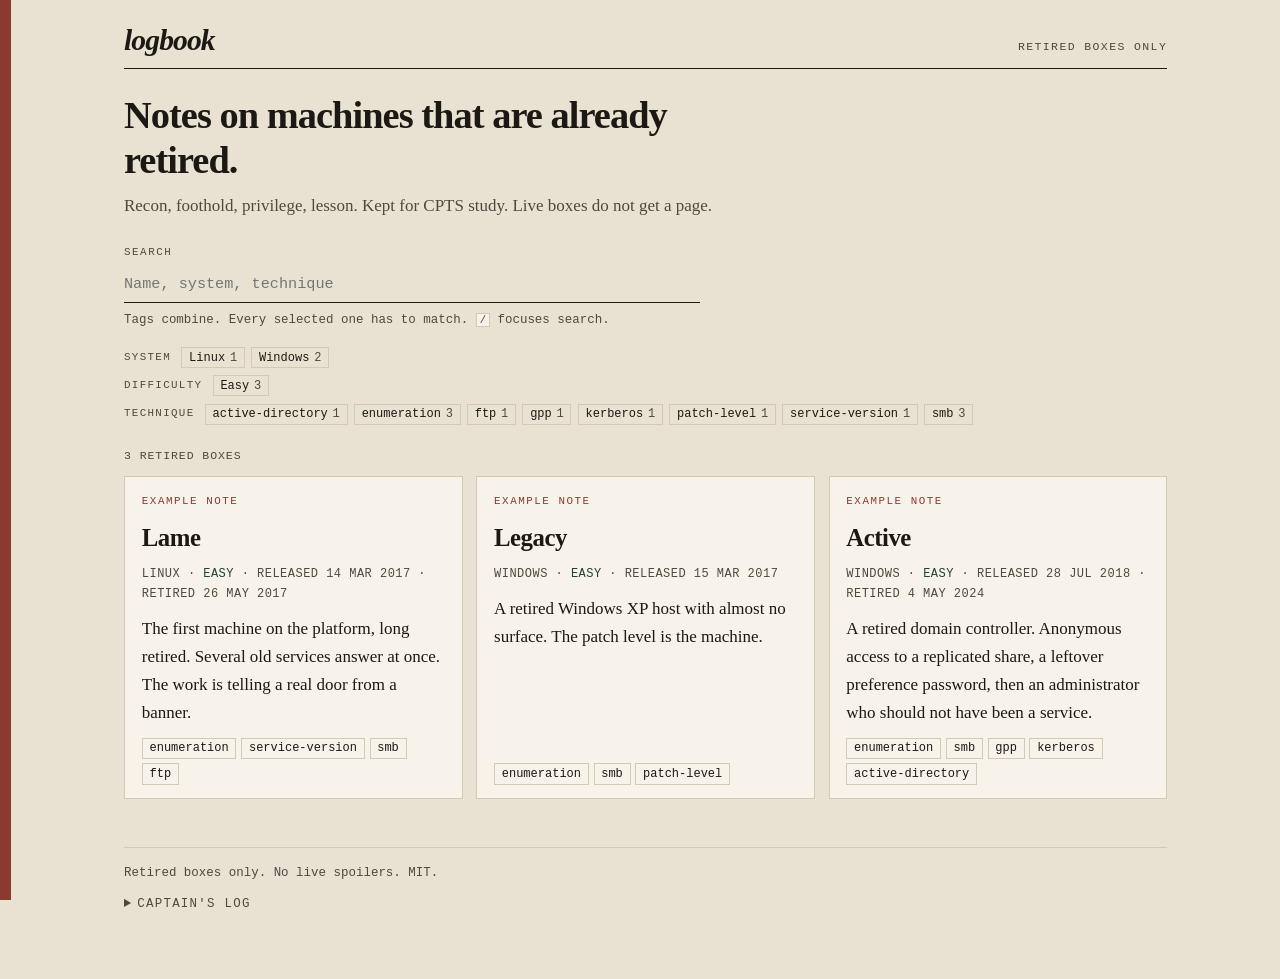
<file: site/index.html>
<!DOCTYPE html>
<html lang="en">
<head>
<meta charset="utf-8">
<meta name="viewport" content="width=device-width, initial-scale=1">
<title>logbook</title>
<meta name="description" content="Methodology notes for retired Hack The Box machines.">
<meta name="theme-color" content="#e9e2d2">
<link rel="icon" href="favicon.svg" type="image/svg+xml">
<link rel="stylesheet" href="assets/style.css">
</head>
<body>
<a class="skip" href="#content">Skip to content</a>
<div class="wrap">
<header class="mast">
  <p class="brand"><a href="index.html">logbook</a></p>
  <p class="brand-side">Retired boxes only</p>
</header>
<main id="content">
<div class="intro">
  <h1>Notes on machines that are already retired.</h1>
  <p>Recon, foothold, privilege, lesson. Kept for CPTS study. Live boxes do not get a page.</p>
</div>
<form class="search" role="search" action="index.html">
  <label for="q">Search</label>
  <input id="q" name="q" type="search" placeholder="Name, system, technique" autocomplete="off">
</form>
<p class="hint" id="search-hint">Tags combine. Every selected one has to match. <kbd>/</kbd> focuses search.</p>
<noscript><p class="noscript">Tag search needs JavaScript. The write-ups themselves are ordinary pages.</p></noscript>
<div class="filter-block"><div class="filter-row"><span class="filter-label">System</span><button type="button" class="chip" data-filter="linux" aria-pressed="false">Linux<span class="n">1</span></button><button type="button" class="chip" data-filter="windows" aria-pressed="false">Windows<span class="n">2</span></button></div><div class="filter-row"><span class="filter-label">Difficulty</span><button type="button" class="chip" data-filter="easy" aria-pressed="false">Easy<span class="n">3</span></button></div><div class="filter-row"><span class="filter-label">Technique</span><button type="button" class="chip" data-filter="active-directory" aria-pressed="false">active-directory<span class="n">1</span></button><button type="button" class="chip" data-filter="enumeration" aria-pressed="false">enumeration<span class="n">3</span></button><button type="button" class="chip" data-filter="ftp" aria-pressed="false">ftp<span class="n">1</span></button><button type="button" class="chip" data-filter="gpp" aria-pressed="false">gpp<span class="n">1</span></button><button type="button" class="chip" data-filter="kerberos" aria-pressed="false">kerberos<span class="n">1</span></button><button type="button" class="chip" data-filter="patch-level" aria-pressed="false">patch-level<span class="n">1</span></button><button type="button" class="chip" data-filter="service-version" aria-pressed="false">service-version<span class="n">1</span></button><button type="button" class="chip" data-filter="smb" aria-pressed="false">smb<span class="n">3</span></button></div></div>
<p class="count" id="count" aria-live="polite">3 retired boxes</p>
<ul class="cards">
<li class="card" data-tags="linux,easy,enumeration,service-version,smb,ftp" data-hay="lame linux easy the first machine on the platform, long retired. several old services answer at once. the work is telling a real door from a banner. enumeration service-version smb ftp example">
  <p class="card-kicker">Example note</p>
  <h2><a href="boxes/lame/">Lame</a></h2>
  <p class="meta"><span>Linux</span> <span aria-hidden="true">·</span> <span class="diff diff-easy">Easy</span> <span aria-hidden="true">·</span> <span>Released 14 Mar 2017</span> <span aria-hidden="true">·</span> <span>Retired 26 May 2017</span></p>
  <p class="summary">The first machine on the platform, long retired. Several old services answer at once. The work is telling a real door from a banner.</p>
  <div class="card-tags"><button type="button" class="chip" data-filter="enumeration" aria-pressed="false">enumeration</button><button type="button" class="chip" data-filter="service-version" aria-pressed="false">service-version</button><button type="button" class="chip" data-filter="smb" aria-pressed="false">smb</button><button type="button" class="chip" data-filter="ftp" aria-pressed="false">ftp</button></div>
</li>
<li class="card" data-tags="windows,easy,enumeration,smb,patch-level" data-hay="legacy windows easy a retired windows xp host with almost no surface. the patch level is the machine. enumeration smb patch-level example">
  <p class="card-kicker">Example note</p>
  <h2><a href="boxes/legacy/">Legacy</a></h2>
  <p class="meta"><span>Windows</span> <span aria-hidden="true">·</span> <span class="diff diff-easy">Easy</span> <span aria-hidden="true">·</span> <span>Released 15 Mar 2017</span></p>
  <p class="summary">A retired Windows XP host with almost no surface. The patch level is the machine.</p>
  <div class="card-tags"><button type="button" class="chip" data-filter="enumeration" aria-pressed="false">enumeration</button><button type="button" class="chip" data-filter="smb" aria-pressed="false">smb</button><button type="button" class="chip" data-filter="patch-level" aria-pressed="false">patch-level</button></div>
</li>
<li class="card" data-tags="windows,easy,enumeration,smb,gpp,kerberos,active-directory" data-hay="active windows easy a retired domain controller. anonymous access to a replicated share, a leftover preference password, then an administrator who should not have been a service. enumeration smb gpp kerberos active-directory example">
  <p class="card-kicker">Example note</p>
  <h2><a href="boxes/active/">Active</a></h2>
  <p class="meta"><span>Windows</span> <span aria-hidden="true">·</span> <span class="diff diff-easy">Easy</span> <span aria-hidden="true">·</span> <span>Released 28 Jul 2018</span> <span aria-hidden="true">·</span> <span>Retired 4 May 2024</span></p>
  <p class="summary">A retired domain controller. Anonymous access to a replicated share, a leftover preference password, then an administrator who should not have been a service.</p>
  <div class="card-tags"><button type="button" class="chip" data-filter="enumeration" aria-pressed="false">enumeration</button><button type="button" class="chip" data-filter="smb" aria-pressed="false">smb</button><button type="button" class="chip" data-filter="gpp" aria-pressed="false">gpp</button><button type="button" class="chip" data-filter="kerberos" aria-pressed="false">kerberos</button><button type="button" class="chip" data-filter="active-directory" aria-pressed="false">active-directory</button></div>
</li>
</ul>
<div id="empty" class="empty" hidden role="status">
  <p class="empty-title">Nothing under that heading.</p>
  <p>Either the tag is wrong, or you went looking for a live box. Those do not get a page.</p>
</div>
</main>
<footer class="site-foot">
  <p>Retired boxes only. No live spoilers. MIT.</p>
  <details class="captains-log">
    <summary>Captain's log</summary>
    <p>Stardate <time id="stardate">----.---</time>. Nothing on this shelf is still live. End of log.</p>
  </details>
</footer>
</div>
<script src="assets/site.js"></script>
</body>
</html>
</file>
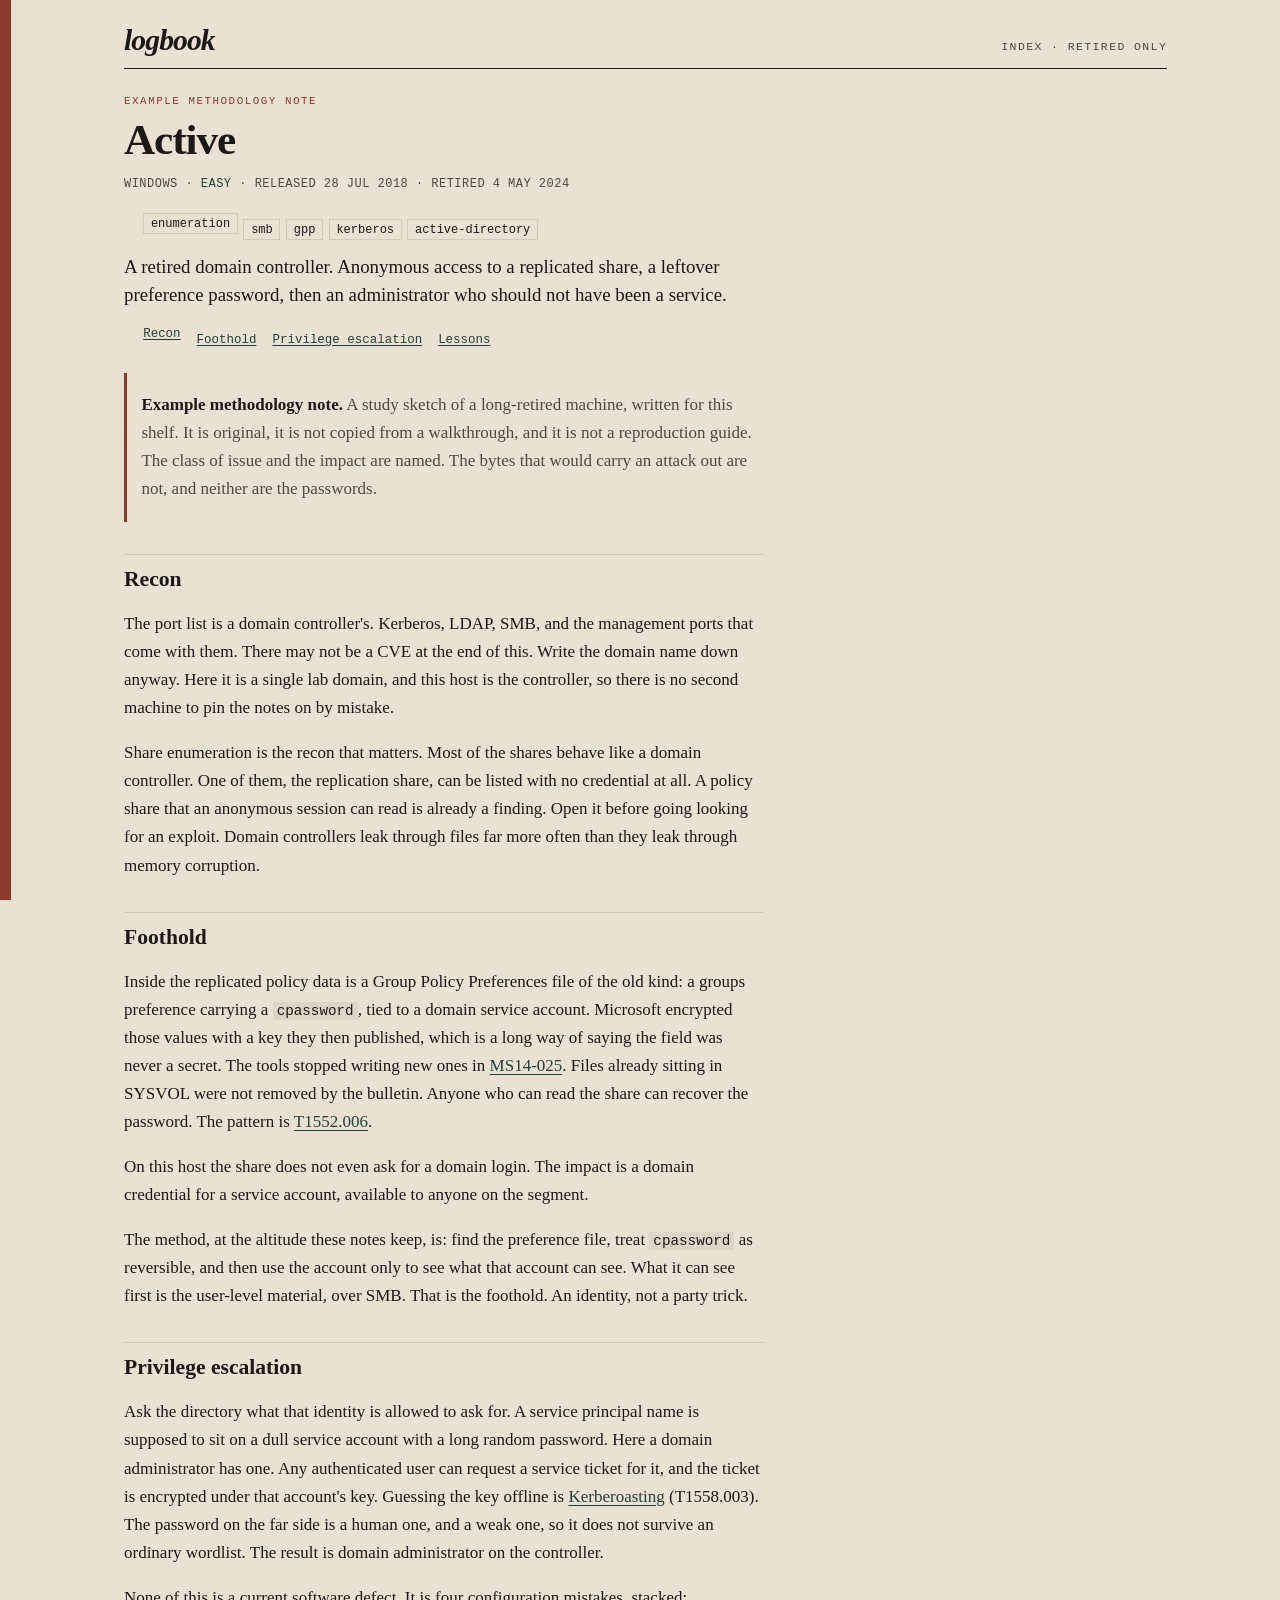
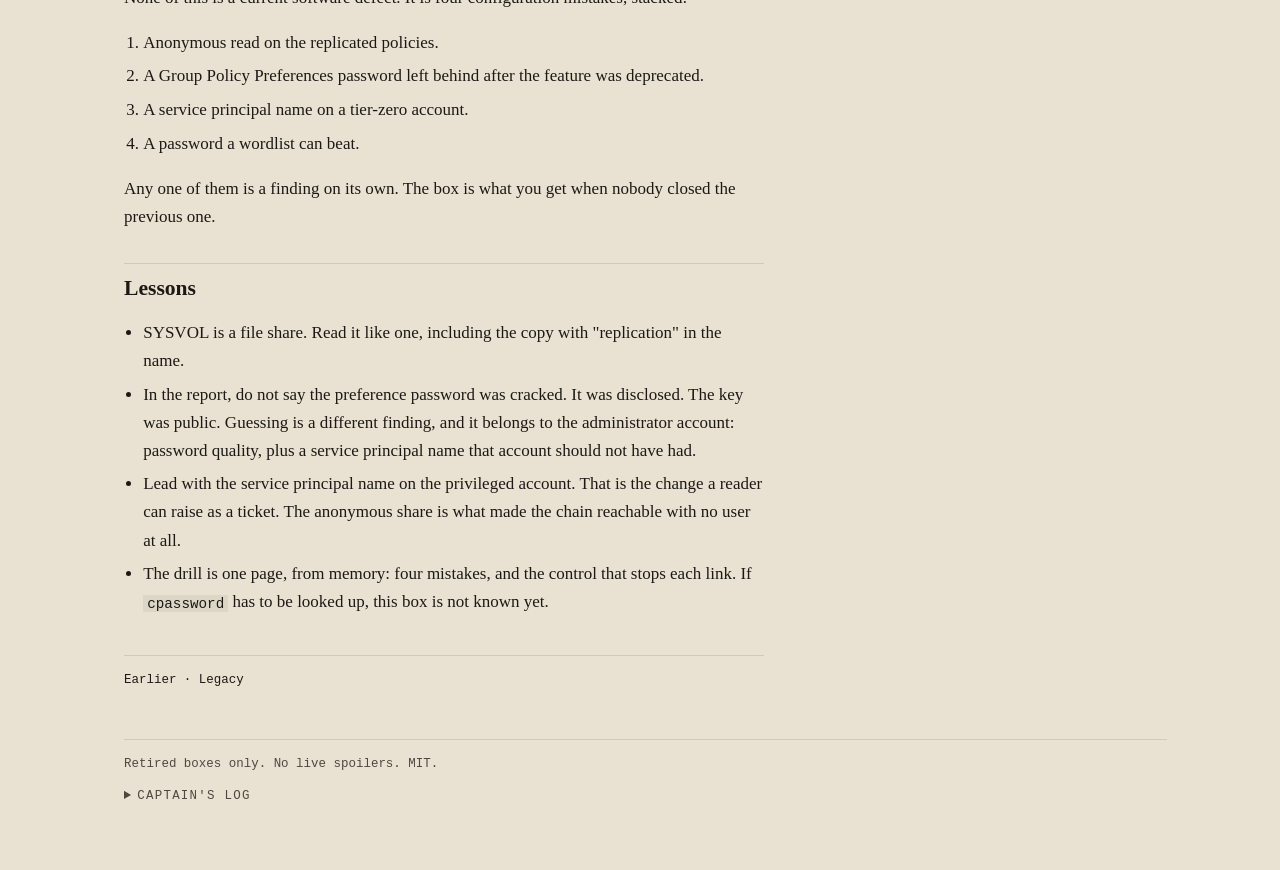
<file: site/boxes/active/index.html>
<!DOCTYPE html>
<html lang="en">
<head>
<meta charset="utf-8">
<meta name="viewport" content="width=device-width, initial-scale=1">
<title>Active — logbook</title>
<meta name="description" content="A retired domain controller. Anonymous access to a replicated share, a leftover preference password, then an administrator who should not have been a service.">
<meta name="theme-color" content="#e9e2d2">
<link rel="icon" href="../../favicon.svg" type="image/svg+xml">
<link rel="stylesheet" href="../../assets/style.css">
</head>
<body>
<a class="skip" href="#content">Skip to content</a>
<div class="wrap">
<header class="mast">
  <p class="brand"><a href="../../index.html">logbook</a></p>
  <p class="brand-side"><a href="../../index.html">Index</a> · retired only</p>
</header>
<main id="content">
<article class="writeup">
  <p class="eyebrow">Example methodology note</p>
  <h1>Active</h1>
  <p class="meta"><span>Windows</span> <span aria-hidden="true">·</span> <span class="diff diff-easy">Easy</span> <span aria-hidden="true">·</span> <span>Released 28 Jul 2018</span> <span aria-hidden="true">·</span> <span>Retired 4 May 2024</span></p>
  <ul class="techs"><li><a href="../../index.html?tag=enumeration">enumeration</a></li><li><a href="../../index.html?tag=smb">smb</a></li><li><a href="../../index.html?tag=gpp">gpp</a></li><li><a href="../../index.html?tag=kerberos">kerberos</a></li><li><a href="../../index.html?tag=active-directory">active-directory</a></li></ul>
  <p class="lede">A retired domain controller. Anonymous access to a replicated share, a leftover preference password, then an administrator who should not have been a service.</p>
  <nav class="contents" aria-label="Contents"><ol><li><a href="#recon">Recon</a></li><li><a href="#foothold">Foothold</a></li><li><a href="#privilege-escalation">Privilege escalation</a></li><li><a href="#lessons">Lessons</a></li></ol></nav>
  <blockquote>
<p><strong>Example methodology note.</strong> A study sketch of a long-retired machine, written for this shelf. It is original, it is not copied from a walkthrough, and it is not a reproduction guide. The class of issue and the impact are named. The bytes that would carry an attack out are not, and neither are the passwords.</p>
</blockquote>
<h2 id="recon">Recon</h2>
<p>The port list is a domain controller&#x27;s. Kerberos, LDAP, SMB, and the management ports that come with them. There may not be a CVE at the end of this. Write the domain name down anyway. Here it is a single lab domain, and this host is the controller, so there is no second machine to pin the notes on by mistake.</p>
<p>Share enumeration is the recon that matters. Most of the shares behave like a domain controller. One of them, the replication share, can be listed with no credential at all. A policy share that an anonymous session can read is already a finding. Open it before going looking for an exploit. Domain controllers leak through files far more often than they leak through memory corruption.</p>
<h2 id="foothold">Foothold</h2>
<p>Inside the replicated policy data is a Group Policy Preferences file of the old kind: a groups preference carrying a <code>cpassword</code>, tied to a domain service account. Microsoft encrypted those values with a key they then published, which is a long way of saying the field was never a secret. The tools stopped writing new ones in <a href="https://learn.microsoft.com/en-us/security-updates/securitybulletins/2014/ms14-025">MS14-025</a>. Files already sitting in SYSVOL were not removed by the bulletin. Anyone who can read the share can recover the password. The pattern is <a href="https://attack.mitre.org/techniques/T1552/006/">T1552.006</a>.</p>
<p>On this host the share does not even ask for a domain login. The impact is a domain credential for a service account, available to anyone on the segment.</p>
<p>The method, at the altitude these notes keep, is: find the preference file, treat <code>cpassword</code> as reversible, and then use the account only to see what that account can see. What it can see first is the user-level material, over SMB. That is the foothold. An identity, not a party trick.</p>
<h2 id="privilege-escalation">Privilege escalation</h2>
<p>Ask the directory what that identity is allowed to ask for. A service principal name is supposed to sit on a dull service account with a long random password. Here a domain administrator has one. Any authenticated user can request a service ticket for it, and the ticket is encrypted under that account&#x27;s key. Guessing the key offline is <a href="https://attack.mitre.org/techniques/T1558/003/">Kerberoasting</a> (T1558.003). The password on the far side is a human one, and a weak one, so it does not survive an ordinary wordlist. The result is domain administrator on the controller.</p>
<p>None of this is a current software defect. It is four configuration mistakes, stacked:</p>
<ol><li>Anonymous read on the replicated policies.</li><li>A Group Policy Preferences password left behind after the feature was deprecated.</li><li>A service principal name on a tier-zero account.</li><li>A password a wordlist can beat.</li></ol>
<p>Any one of them is a finding on its own. The box is what you get when nobody closed the previous one.</p>
<h2 id="lessons">Lessons</h2>
<ul><li>SYSVOL is a file share. Read it like one, including the copy with &quot;replication&quot; in the name.</li><li>In the report, do not say the preference password was cracked. It was disclosed. The key was public. Guessing is a different finding, and it belongs to the administrator account: password quality, plus a service principal name that account should not have had.</li><li>Lead with the service principal name on the privileged account. That is the change a reader can raise as a ticket. The anonymous share is what made the chain reachable with no user at all.</li><li>The drill is one page, from memory: four mistakes, and the control that stops each link. If <code>cpassword</code> has to be looked up, this box is not known yet.</li></ul>
  <nav class="turn" aria-label="Adjacent boxes"><a href="../legacy/">Earlier · Legacy</a></nav>
</article>
</main>
<footer class="site-foot">
  <p>Retired boxes only. No live spoilers. MIT.</p>
  <details class="captains-log">
    <summary>Captain's log</summary>
    <p>Stardate <time id="stardate">----.---</time>. Nothing on this shelf is still live. End of log.</p>
  </details>
</footer>
</div>
<script src="../../assets/site.js"></script>
</body>
</html>
</file>
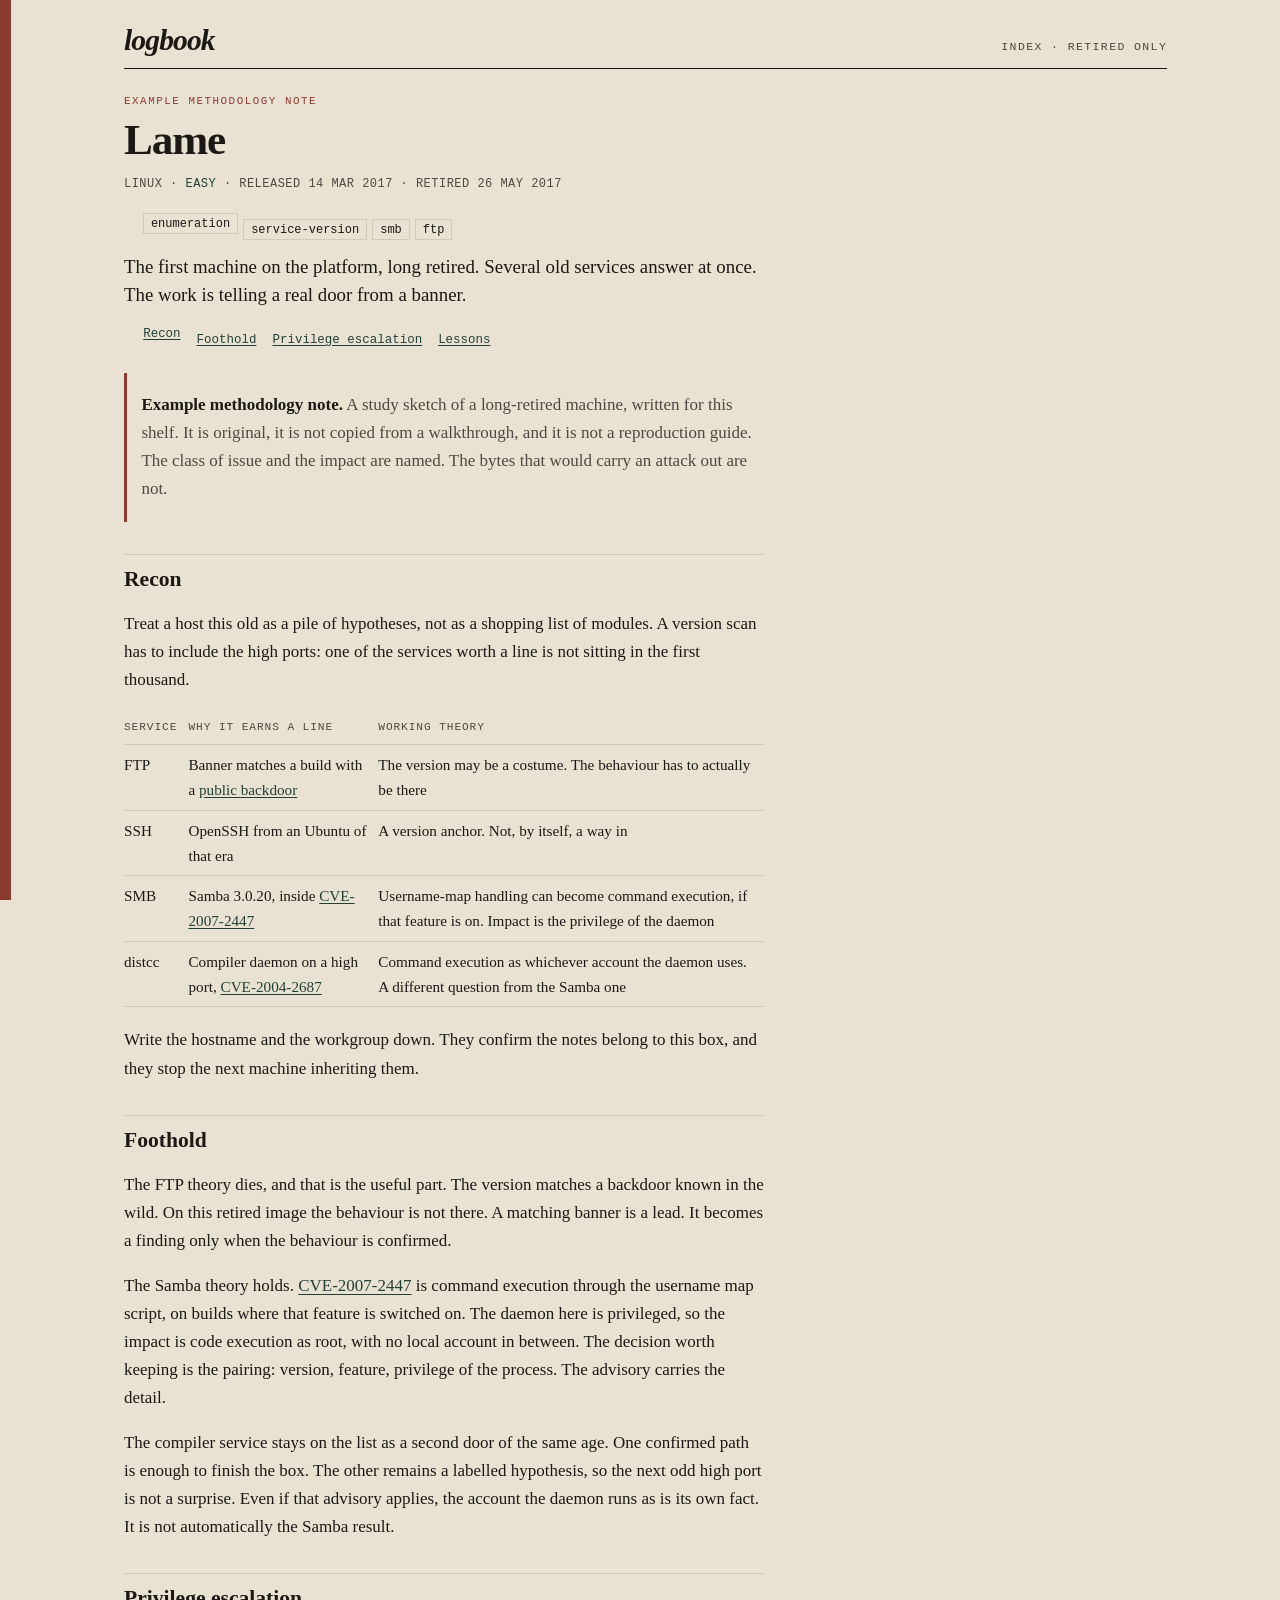
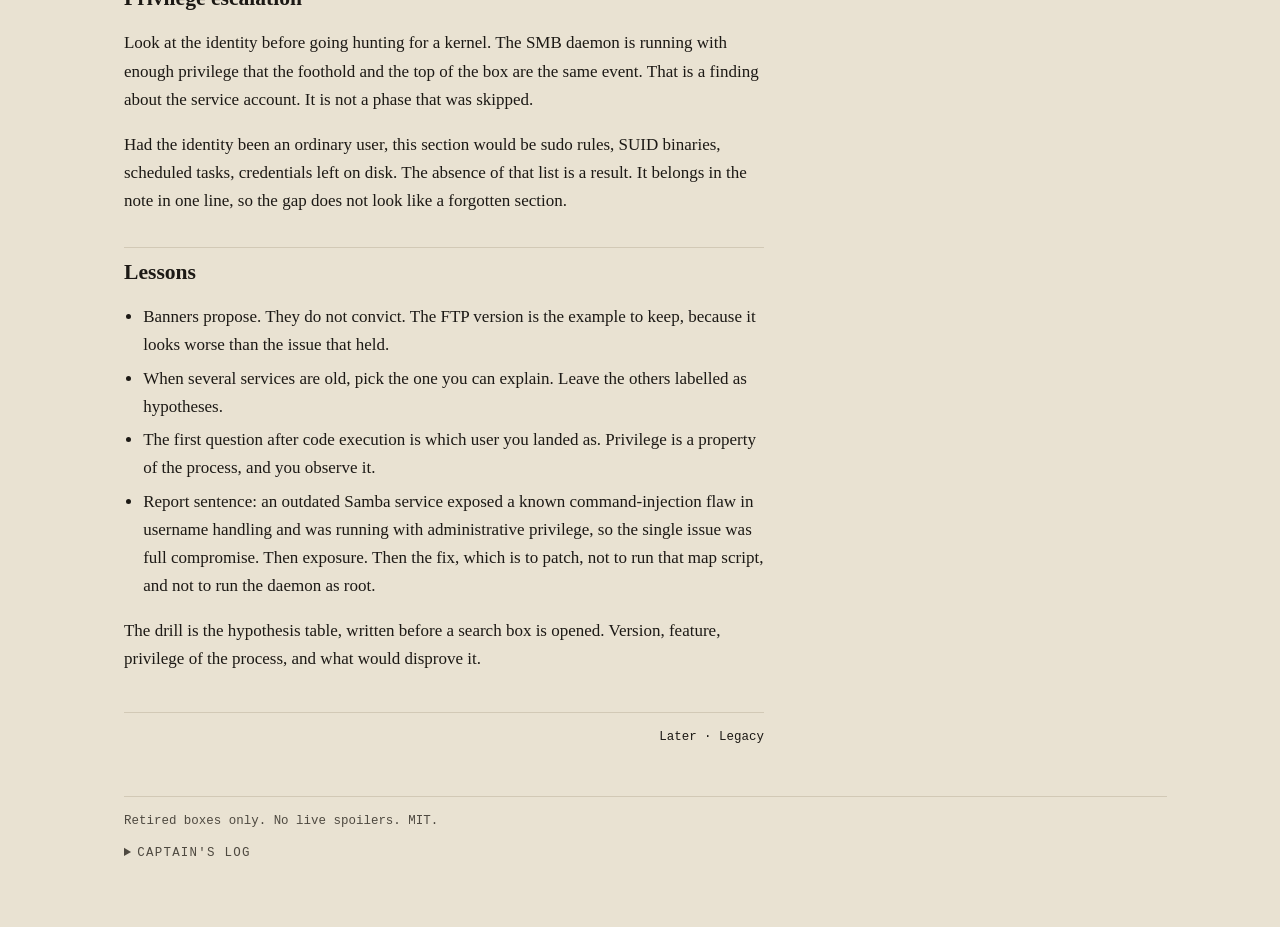
<file: site/boxes/lame/index.html>
<!DOCTYPE html>
<html lang="en">
<head>
<meta charset="utf-8">
<meta name="viewport" content="width=device-width, initial-scale=1">
<title>Lame — logbook</title>
<meta name="description" content="The first machine on the platform, long retired. Several old services answer at once. The work is telling a real door from a banner.">
<meta name="theme-color" content="#e9e2d2">
<link rel="icon" href="../../favicon.svg" type="image/svg+xml">
<link rel="stylesheet" href="../../assets/style.css">
</head>
<body>
<a class="skip" href="#content">Skip to content</a>
<div class="wrap">
<header class="mast">
  <p class="brand"><a href="../../index.html">logbook</a></p>
  <p class="brand-side"><a href="../../index.html">Index</a> · retired only</p>
</header>
<main id="content">
<article class="writeup">
  <p class="eyebrow">Example methodology note</p>
  <h1>Lame</h1>
  <p class="meta"><span>Linux</span> <span aria-hidden="true">·</span> <span class="diff diff-easy">Easy</span> <span aria-hidden="true">·</span> <span>Released 14 Mar 2017</span> <span aria-hidden="true">·</span> <span>Retired 26 May 2017</span></p>
  <ul class="techs"><li><a href="../../index.html?tag=enumeration">enumeration</a></li><li><a href="../../index.html?tag=service-version">service-version</a></li><li><a href="../../index.html?tag=smb">smb</a></li><li><a href="../../index.html?tag=ftp">ftp</a></li></ul>
  <p class="lede">The first machine on the platform, long retired. Several old services answer at once. The work is telling a real door from a banner.</p>
  <nav class="contents" aria-label="Contents"><ol><li><a href="#recon">Recon</a></li><li><a href="#foothold">Foothold</a></li><li><a href="#privilege-escalation">Privilege escalation</a></li><li><a href="#lessons">Lessons</a></li></ol></nav>
  <blockquote>
<p><strong>Example methodology note.</strong> A study sketch of a long-retired machine, written for this shelf. It is original, it is not copied from a walkthrough, and it is not a reproduction guide. The class of issue and the impact are named. The bytes that would carry an attack out are not.</p>
</blockquote>
<h2 id="recon">Recon</h2>
<p>Treat a host this old as a pile of hypotheses, not as a shopping list of modules. A version scan has to include the high ports: one of the services worth a line is not sitting in the first thousand.</p>
<table><thead><tr><th>Service</th><th>Why it earns a line</th><th>Working theory</th></tr></thead><tbody><tr><td>FTP</td><td>Banner matches a build with a <a href="https://nvd.nist.gov/vuln/detail/CVE-2011-2523">public backdoor</a></td><td>The version may be a costume. The behaviour has to actually be there</td></tr><tr><td>SSH</td><td>OpenSSH from an Ubuntu of that era</td><td>A version anchor. Not, by itself, a way in</td></tr><tr><td>SMB</td><td>Samba 3.0.20, inside <a href="https://nvd.nist.gov/vuln/detail/CVE-2007-2447">CVE-2007-2447</a></td><td>Username-map handling can become command execution, if that feature is on. Impact is the privilege of the daemon</td></tr><tr><td>distcc</td><td>Compiler daemon on a high port, <a href="https://nvd.nist.gov/vuln/detail/CVE-2004-2687">CVE-2004-2687</a></td><td>Command execution as whichever account the daemon uses. A different question from the Samba one</td></tr></tbody></table>
<p>Write the hostname and the workgroup down. They confirm the notes belong to this box, and they stop the next machine inheriting them.</p>
<h2 id="foothold">Foothold</h2>
<p>The FTP theory dies, and that is the useful part. The version matches a backdoor known in the wild. On this retired image the behaviour is not there. A matching banner is a lead. It becomes a finding only when the behaviour is confirmed.</p>
<p>The Samba theory holds. <a href="https://nvd.nist.gov/vuln/detail/CVE-2007-2447">CVE-2007-2447</a> is command execution through the username map script, on builds where that feature is switched on. The daemon here is privileged, so the impact is code execution as root, with no local account in between. The decision worth keeping is the pairing: version, feature, privilege of the process. The advisory carries the detail.</p>
<p>The compiler service stays on the list as a second door of the same age. One confirmed path is enough to finish the box. The other remains a labelled hypothesis, so the next odd high port is not a surprise. Even if that advisory applies, the account the daemon runs as is its own fact. It is not automatically the Samba result.</p>
<h2 id="privilege-escalation">Privilege escalation</h2>
<p>Look at the identity before going hunting for a kernel. The SMB daemon is running with enough privilege that the foothold and the top of the box are the same event. That is a finding about the service account. It is not a phase that was skipped.</p>
<p>Had the identity been an ordinary user, this section would be sudo rules, SUID binaries, scheduled tasks, credentials left on disk. The absence of that list is a result. It belongs in the note in one line, so the gap does not look like a forgotten section.</p>
<h2 id="lessons">Lessons</h2>
<ul><li>Banners propose. They do not convict. The FTP version is the example to keep, because it looks worse than the issue that held.</li><li>When several services are old, pick the one you can explain. Leave the others labelled as hypotheses.</li><li>The first question after code execution is which user you landed as. Privilege is a property of the process, and you observe it.</li><li>Report sentence: an outdated Samba service exposed a known command-injection flaw in username handling and was running with administrative privilege, so the single issue was full compromise. Then exposure. Then the fix, which is to patch, not to run that map script, and not to run the daemon as root.</li></ul>
<p>The drill is the hypothesis table, written before a search box is opened. Version, feature, privilege of the process, and what would disprove it.</p>
  <nav class="turn" aria-label="Adjacent boxes"><a class="later" href="../legacy/">Later · Legacy</a></nav>
</article>
</main>
<footer class="site-foot">
  <p>Retired boxes only. No live spoilers. MIT.</p>
  <details class="captains-log">
    <summary>Captain's log</summary>
    <p>Stardate <time id="stardate">----.---</time>. Nothing on this shelf is still live. End of log.</p>
  </details>
</footer>
</div>
<script src="../../assets/site.js"></script>
</body>
</html>
</file>
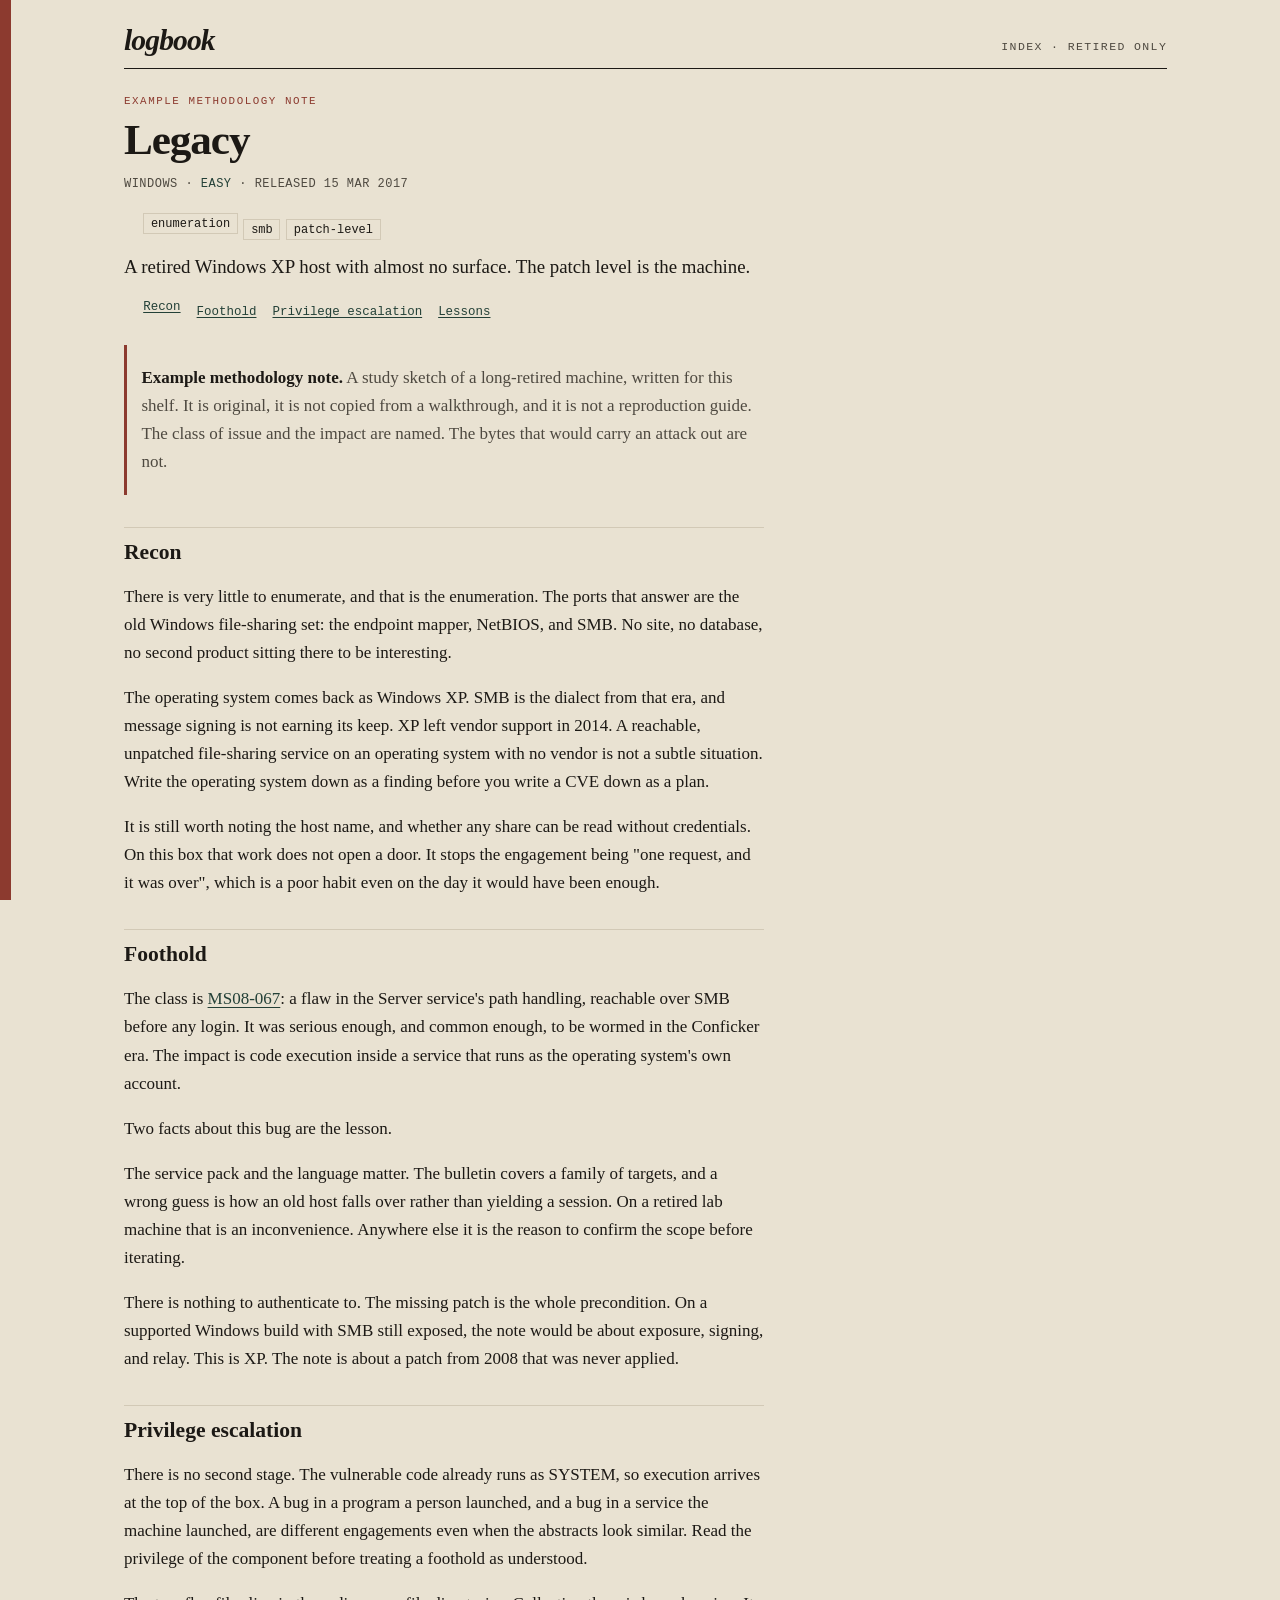
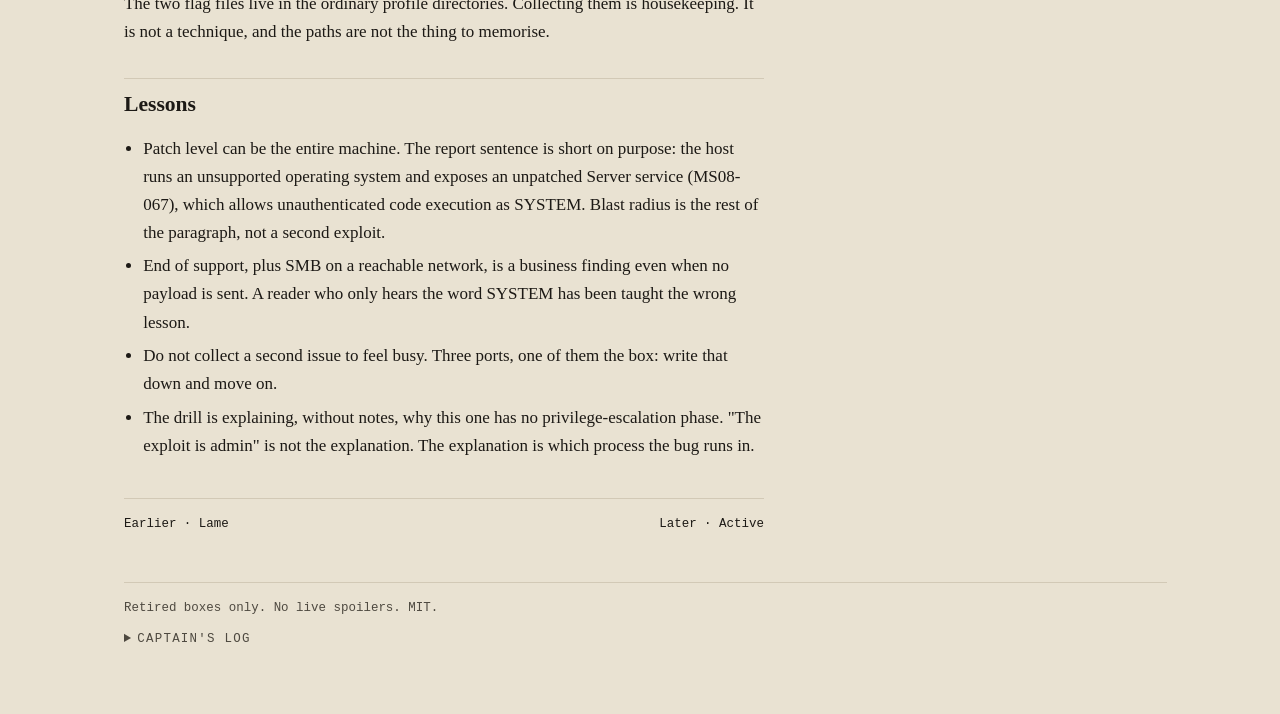
<file: site/boxes/legacy/index.html>
<!DOCTYPE html>
<html lang="en">
<head>
<meta charset="utf-8">
<meta name="viewport" content="width=device-width, initial-scale=1">
<title>Legacy — logbook</title>
<meta name="description" content="A retired Windows XP host with almost no surface. The patch level is the machine.">
<meta name="theme-color" content="#e9e2d2">
<link rel="icon" href="../../favicon.svg" type="image/svg+xml">
<link rel="stylesheet" href="../../assets/style.css">
</head>
<body>
<a class="skip" href="#content">Skip to content</a>
<div class="wrap">
<header class="mast">
  <p class="brand"><a href="../../index.html">logbook</a></p>
  <p class="brand-side"><a href="../../index.html">Index</a> · retired only</p>
</header>
<main id="content">
<article class="writeup">
  <p class="eyebrow">Example methodology note</p>
  <h1>Legacy</h1>
  <p class="meta"><span>Windows</span> <span aria-hidden="true">·</span> <span class="diff diff-easy">Easy</span> <span aria-hidden="true">·</span> <span>Released 15 Mar 2017</span></p>
  <ul class="techs"><li><a href="../../index.html?tag=enumeration">enumeration</a></li><li><a href="../../index.html?tag=smb">smb</a></li><li><a href="../../index.html?tag=patch-level">patch-level</a></li></ul>
  <p class="lede">A retired Windows XP host with almost no surface. The patch level is the machine.</p>
  <nav class="contents" aria-label="Contents"><ol><li><a href="#recon">Recon</a></li><li><a href="#foothold">Foothold</a></li><li><a href="#privilege-escalation">Privilege escalation</a></li><li><a href="#lessons">Lessons</a></li></ol></nav>
  <blockquote>
<p><strong>Example methodology note.</strong> A study sketch of a long-retired machine, written for this shelf. It is original, it is not copied from a walkthrough, and it is not a reproduction guide. The class of issue and the impact are named. The bytes that would carry an attack out are not.</p>
</blockquote>
<h2 id="recon">Recon</h2>
<p>There is very little to enumerate, and that is the enumeration. The ports that answer are the old Windows file-sharing set: the endpoint mapper, NetBIOS, and SMB. No site, no database, no second product sitting there to be interesting.</p>
<p>The operating system comes back as Windows XP. SMB is the dialect from that era, and message signing is not earning its keep. XP left vendor support in 2014. A reachable, unpatched file-sharing service on an operating system with no vendor is not a subtle situation. Write the operating system down as a finding before you write a CVE down as a plan.</p>
<p>It is still worth noting the host name, and whether any share can be read without credentials. On this box that work does not open a door. It stops the engagement being &quot;one request, and it was over&quot;, which is a poor habit even on the day it would have been enough.</p>
<h2 id="foothold">Foothold</h2>
<p>The class is <a href="https://nvd.nist.gov/vuln/detail/CVE-2008-4250">MS08-067</a>: a flaw in the Server service&#x27;s path handling, reachable over SMB before any login. It was serious enough, and common enough, to be wormed in the Conficker era. The impact is code execution inside a service that runs as the operating system&#x27;s own account.</p>
<p>Two facts about this bug are the lesson.</p>
<p>The service pack and the language matter. The bulletin covers a family of targets, and a wrong guess is how an old host falls over rather than yielding a session. On a retired lab machine that is an inconvenience. Anywhere else it is the reason to confirm the scope before iterating.</p>
<p>There is nothing to authenticate to. The missing patch is the whole precondition. On a supported Windows build with SMB still exposed, the note would be about exposure, signing, and relay. This is XP. The note is about a patch from 2008 that was never applied.</p>
<h2 id="privilege-escalation">Privilege escalation</h2>
<p>There is no second stage. The vulnerable code already runs as SYSTEM, so execution arrives at the top of the box. A bug in a program a person launched, and a bug in a service the machine launched, are different engagements even when the abstracts look similar. Read the privilege of the component before treating a foothold as understood.</p>
<p>The two flag files live in the ordinary profile directories. Collecting them is housekeeping. It is not a technique, and the paths are not the thing to memorise.</p>
<h2 id="lessons">Lessons</h2>
<ul><li>Patch level can be the entire machine. The report sentence is short on purpose: the host runs an unsupported operating system and exposes an unpatched Server service (MS08-067), which allows unauthenticated code execution as SYSTEM. Blast radius is the rest of the paragraph, not a second exploit.</li><li>End of support, plus SMB on a reachable network, is a business finding even when no payload is sent. A reader who only hears the word SYSTEM has been taught the wrong lesson.</li><li>Do not collect a second issue to feel busy. Three ports, one of them the box: write that down and move on.</li><li>The drill is explaining, without notes, why this one has no privilege-escalation phase. &quot;The exploit is admin&quot; is not the explanation. The explanation is which process the bug runs in.</li></ul>
  <nav class="turn" aria-label="Adjacent boxes"><a href="../lame/">Earlier · Lame</a><a class="later" href="../active/">Later · Active</a></nav>
</article>
</main>
<footer class="site-foot">
  <p>Retired boxes only. No live spoilers. MIT.</p>
  <details class="captains-log">
    <summary>Captain's log</summary>
    <p>Stardate <time id="stardate">----.---</time>. Nothing on this shelf is still live. End of log.</p>
  </details>
</footer>
</div>
<script src="../../assets/site.js"></script>
</body>
</html>
</file>
<file: site/assets/style.css>
:root {
  color-scheme: light;
  --paper: #e9e2d2;
  --sheet: #f7f3ea;
  --ink: #1c1915;
  --muted: #4e4940;
  --line: #d2c9b6;
  --stamp: #8c3a2f;
  --moss: #234037;
  --serif: "Noto Serif", "Iowan Old Style", "Palatino Linotype", Palatino, Georgia, serif;
  --mono: "JetBrains Mono", "IBM Plex Mono", ui-monospace, Menlo, Consolas, monospace;
}

*,
*::before,
*::after {
  box-sizing: border-box;
}

html {
  scroll-behavior: smooth;
}

body {
  margin: 0;
  background: var(--paper);
  color: var(--ink);
  font-family: var(--serif);
  font-size: 1.0625rem;
  line-height: 1.65;
  padding-left: 0.7rem;
}

body::before {
  content: "";
  position: fixed;
  inset: 0 auto 0 0;
  width: 0.7rem;
  background: var(--stamp);
  z-index: 3;
}

::selection {
  background: #e7cfc8;
}

:focus-visible {
  outline: 2px solid var(--stamp);
  outline-offset: 2px;
}

[hidden] {
  display: none !important;
}

a {
  color: var(--moss);
  text-underline-offset: 0.16em;
}

a:visited {
  color: var(--moss);
}

a:hover {
  color: var(--stamp);
}

img {
  max-width: 100%;
  height: auto;
}

.skip {
  position: absolute;
  left: 0.9rem;
  top: 0;
  transform: translateY(-120%);
  background: var(--ink);
  color: var(--paper);
  padding: 0.4rem 0.6rem;
  z-index: 4;
}

.skip:focus {
  transform: none;
}

.wrap {
  max-width: 68rem;
  margin: 0 auto;
  padding: 1.6rem 1.4rem 4rem;
}

.mast {
  display: flex;
  justify-content: space-between;
  align-items: baseline;
  gap: 1rem;
  margin: 0 0 1.5rem;
  padding-bottom: 0.75rem;
  border-bottom: 1px solid var(--ink);
}

.brand {
  margin: 0;
  font-size: 1.85rem;
  font-style: italic;
  font-weight: 700;
  letter-spacing: -0.03em;
  line-height: 1;
}

.brand a {
  color: inherit;
  text-decoration: none;
}

.brand-side,
.brand-side a {
  margin: 0;
  font-family: var(--mono);
  font-size: 0.72rem;
  letter-spacing: 0.12em;
  text-transform: uppercase;
  color: var(--muted);
  text-decoration: none;
}

.brand-side a:hover {
  color: var(--stamp);
}

.intro h1,
.writeup h1,
.empty h1 {
  font-weight: 700;
  letter-spacing: -0.025em;
  line-height: 1.18;
  margin: 0 0 0.55rem;
}

.intro h1 {
  font-size: clamp(1.85rem, 3vw, 2.45rem);
  max-width: 16em;
}

.intro p {
  margin: 0;
  max-width: 40em;
  color: var(--muted);
}

.search {
  margin-top: 1.5rem;
}

.search label,
.filter-label,
.count,
.hint,
.eyebrow,
.card-kicker,
.meta,
.contents,
.techs,
.turn,
.site-foot,
.noscript {
  font-family: var(--mono);
}

.search label {
  display: block;
  font-size: 0.68rem;
  letter-spacing: 0.14em;
  text-transform: uppercase;
  color: var(--muted);
  margin-bottom: 0.25rem;
}

.search input {
  width: 100%;
  max-width: 36rem;
  background: transparent;
  border: 0;
  border-bottom: 1px solid var(--ink);
  border-radius: 0;
  color: inherit;
  font: inherit;
  font-family: var(--mono);
  font-size: 0.95rem;
  padding: 0.35rem 0;
}

.search input:focus {
  outline: none;
  border-bottom-color: var(--stamp);
}

.hint,
.noscript {
  color: var(--muted);
  font-size: 0.78rem;
  margin: 0.45rem 0 0;
}

kbd {
  font-family: var(--mono);
  font-size: 0.85em;
  border: 1px solid var(--line);
  background: var(--sheet);
  padding: 0 0.28em;
}

.filter-block {
  margin-top: 1rem;
}

.filter-row {
  display: flex;
  flex-wrap: wrap;
  align-items: center;
  gap: 0.35rem 0.4rem;
  margin-top: 0.45rem;
}

.filter-label {
  font-size: 0.68rem;
  letter-spacing: 0.12em;
  text-transform: uppercase;
  color: var(--muted);
  margin-right: 0.25rem;
}

.chip,
.techs a {
  font-family: var(--mono);
  font-size: 0.75rem;
  background: transparent;
  border: 1px solid var(--line);
  color: var(--ink);
  padding: 0.16rem 0.42rem;
  cursor: pointer;
  text-decoration: none;
}

.chip .n {
  color: var(--muted);
  margin-left: 0.3rem;
}

.chip[aria-pressed="true"] {
  background: var(--ink);
  border-color: var(--ink);
  color: var(--paper);
}

.chip[aria-pressed="true"] .n {
  color: #d9d0c2;
}

.chip:hover,
.techs a:hover {
  border-color: var(--stamp);
  color: var(--stamp);
}

.chip[aria-pressed="true"]:hover {
  color: var(--paper);
  border-color: var(--stamp);
  background: var(--stamp);
}

.count {
  font-size: 0.72rem;
  letter-spacing: 0.08em;
  text-transform: uppercase;
  color: var(--muted);
  margin: 1.35rem 0 0.7rem;
}

.cards {
  list-style: none;
  padding: 0;
  margin: 0;
  display: grid;
  grid-template-columns: repeat(auto-fill, minmax(17rem, 1fr));
  gap: 0.85rem;
}

.card {
  background: var(--sheet);
  border: 1px solid var(--line);
  padding: 1rem 1.05rem 0.85rem;
  display: flex;
  flex-direction: column;
  gap: 0.65rem;
  min-height: 100%;
  max-width: 26rem;
}

.card:has(a:hover),
.card:has(a:focus-visible) {
  border-color: var(--stamp);
}

.card-kicker,
.eyebrow {
  margin: 0;
  font-size: 0.68rem;
  letter-spacing: 0.14em;
  text-transform: uppercase;
  color: var(--stamp);
}

.card h2 {
  margin: 0.15rem 0 0.2rem;
  font-size: 1.55rem;
  font-weight: 700;
  letter-spacing: -0.02em;
  line-height: 1.1;
}

.card h2 a {
  color: inherit;
  text-decoration: none;
}

.card h2 a:hover {
  color: var(--stamp);
}

.meta {
  margin: 0;
  font-size: 0.75rem;
  letter-spacing: 0.04em;
  text-transform: uppercase;
  color: var(--muted);
}

.diff-easy { color: var(--moss); }
.diff-medium { color: #7a5b2e; }
.diff-hard,
.diff-insane { color: var(--stamp); }

.card .summary {
  margin: 0;
  flex: 1;
}

.card-tags {
  display: flex;
  flex-wrap: wrap;
  gap: 0.3rem;
  margin-top: auto;
}

.empty {
  border: 1px dashed var(--line);
  background: var(--sheet);
  padding: 1.3rem 1.2rem 1.15rem;
  max-width: 36rem;
}

.empty h1,
.empty-title {
  font-size: 1.45rem;
  margin: 0 0 0.4rem;
}

.empty p:last-child {
  margin-bottom: 0;
  color: var(--muted);
}

.writeup {
  max-width: 40rem;
}

.writeup h1 {
  font-size: clamp(2rem, 4vw, 2.7rem);
  margin-top: 0.3rem;
}

.lede {
  font-size: 1.18rem;
  line-height: 1.45;
  margin: 0.7rem 0 1rem;
}

.techs {
  display: flex;
  flex-wrap: wrap;
  gap: 0.35rem;
  list-style: none;
  padding: 0;
  margin: 0.85rem 0 0.2rem;
}

.contents ol {
  display: flex;
  flex-wrap: wrap;
  gap: 0.35rem 1rem;
  list-style: none;
  padding: 0;
  margin: 0 0 1.4rem;
  font-size: 0.78rem;
}

.writeup h2 {
  font-size: 1.35rem;
  line-height: 1.25;
  margin: 2rem 0 0.6rem;
  padding-top: 0.7rem;
  border-top: 1px solid var(--line);
}

.writeup h3 {
  font-size: 1.05rem;
  margin: 1.4rem 0 0.4rem;
}

.writeup p,
.writeup li {
  hanging-punctuation: first;
}

.writeup ul,
.writeup ol {
  padding-left: 1.2rem;
}

.writeup li + li {
  margin-top: 0.35rem;
}

blockquote {
  margin: 0 0 1.3rem;
  padding: 0.1rem 0 0.1rem 0.9rem;
  border-left: 3px solid var(--stamp);
  color: var(--muted);
}

blockquote strong {
  color: var(--ink);
}

table {
  width: 100%;
  border-collapse: collapse;
  font-size: 0.95rem;
  margin: 0.8rem 0 1.2rem;
}

th,
td {
  text-align: left;
  vertical-align: top;
  border-bottom: 1px solid var(--line);
  padding: 0.45rem 0.7rem 0.45rem 0;
}

th {
  font-family: var(--mono);
  font-size: 0.7rem;
  font-weight: 500;
  letter-spacing: 0.08em;
  text-transform: uppercase;
  color: var(--muted);
}

code {
  font-family: var(--mono);
  font-size: 0.84em;
  background: rgba(28, 25, 21, 0.06);
  padding: 0.05em 0.28em;
}

pre {
  overflow: auto;
  padding: 0.85rem 1rem;
  background: var(--ink);
  color: var(--sheet);
}

pre code {
  background: transparent;
  color: inherit;
  padding: 0;
  font-size: 0.82rem;
}

.turn {
  display: flex;
  justify-content: space-between;
  gap: 1rem;
  margin-top: 2.4rem;
  padding-top: 0.9rem;
  border-top: 1px solid var(--line);
  font-size: 0.78rem;
}

.turn a {
  color: var(--ink);
  text-decoration: none;
}

.turn a:hover {
  color: var(--stamp);
}

.turn .later {
  margin-left: auto;
}

.site-foot {
  margin-top: 3rem;
  padding-top: 0.9rem;
  border-top: 1px solid var(--line);
  color: var(--muted);
  font-size: 0.78rem;
}

.site-foot p {
  margin: 0 0 0.7rem;
}

.captains-log summary {
  cursor: pointer;
  letter-spacing: 0.1em;
  text-transform: uppercase;
  color: var(--muted);
}

.captains-log summary:hover {
  color: var(--stamp);
}

.captains-log p {
  margin: 0.6rem 0 0;
  font-family: var(--serif);
  font-size: 0.98rem;
  max-width: 36em;
}

.page-404 {
  max-width: 34rem;
  padding-top: 1.5rem;
}

.page-404 h1 {
  font-size: clamp(3.2rem, 8vw, 4.5rem);
  line-height: 0.9;
  margin: 0 0 0.6rem;
  letter-spacing: -0.04em;
}

@media (max-width: 640px) {
  .wrap {
    padding: 1.15rem 1rem 3rem;
  }

  .mast {
    flex-direction: column;
    align-items: flex-start;
    gap: 0.35rem;
  }

  .brand {
    font-size: 1.6rem;
  }

  table {
    display: block;
    overflow-x: auto;
  }
}

@media (prefers-reduced-motion: reduce) {
  html {
    scroll-behavior: auto;
  }
}

@media print {
  body {
    padding: 0;
    background: white;
  }

  body::before,
  .search,
  .filter-block,
  .hint,
  .noscript,
  .captains-log,
  .turn,
  .skip {
    display: none !important;
  }

  .card,
  .writeup {
    break-inside: avoid;
  }

  a {
    color: inherit;
    text-decoration: none;
  }
}
</file>
